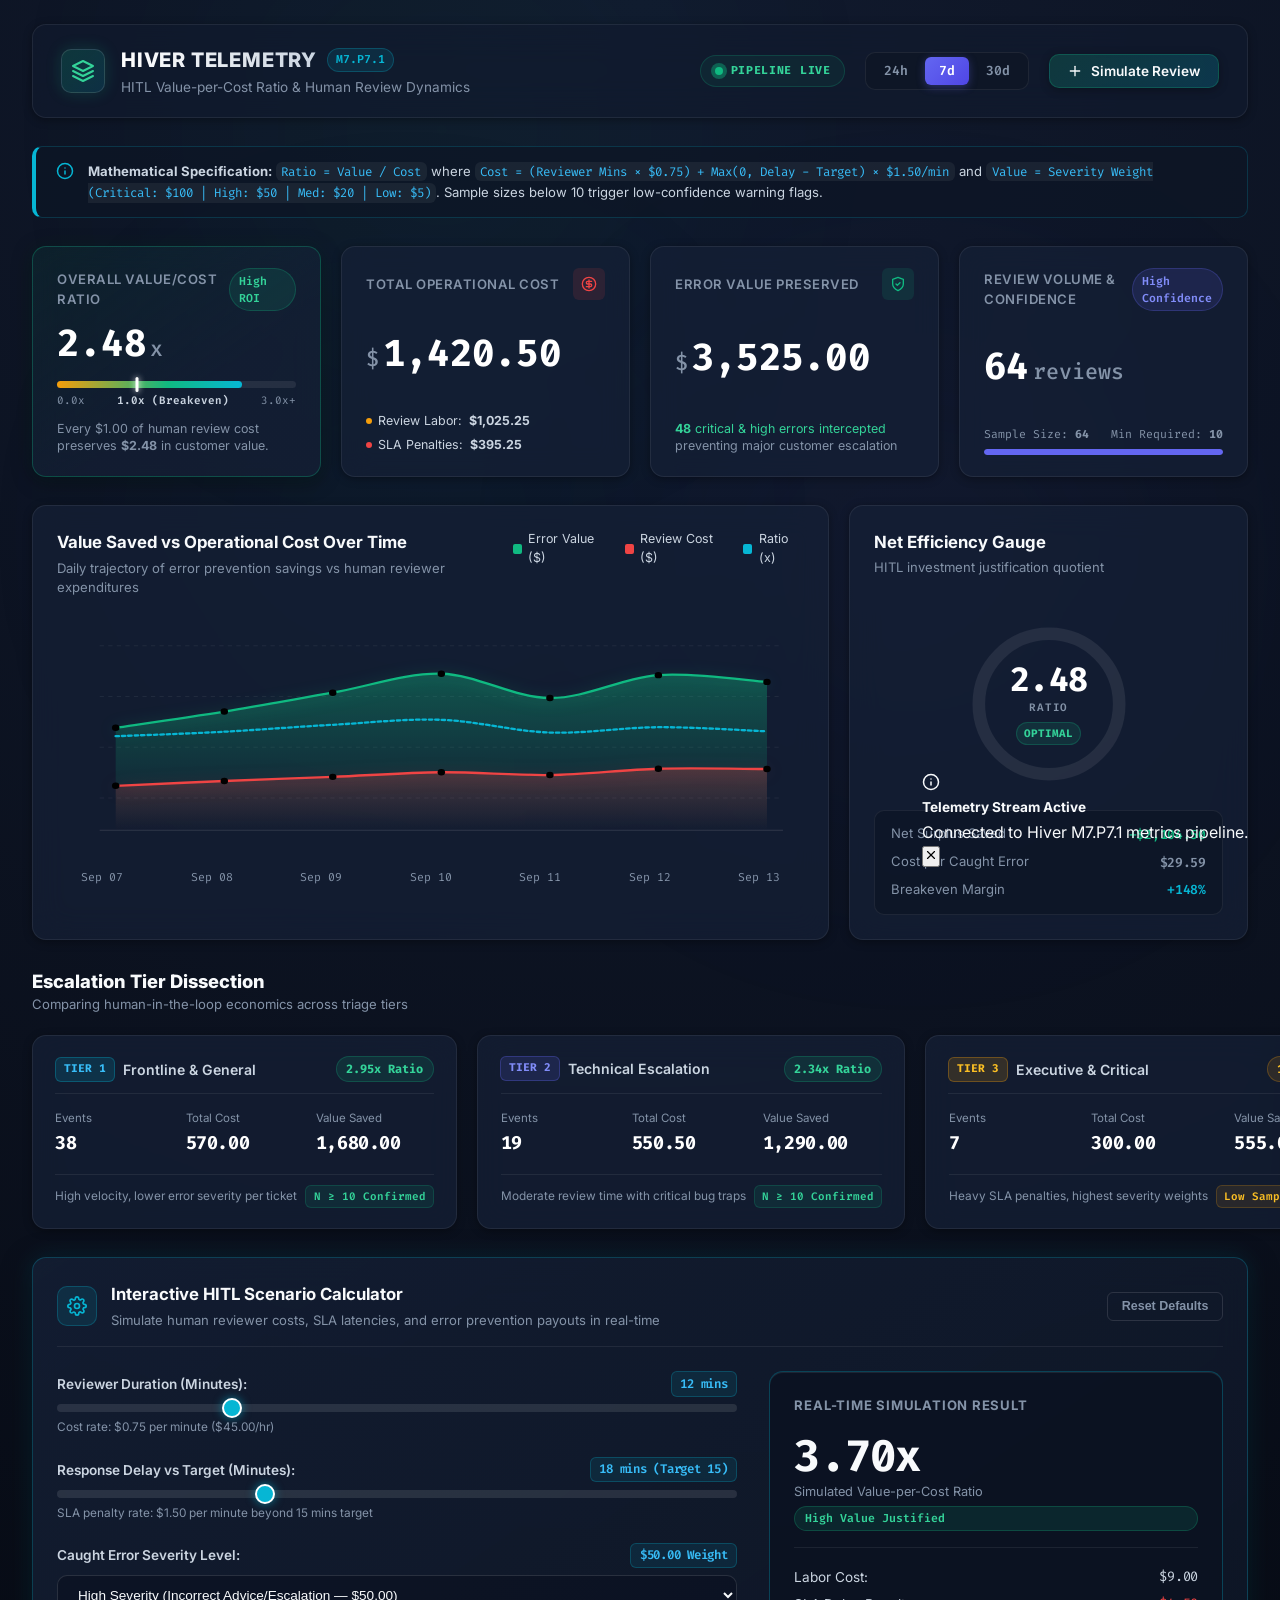
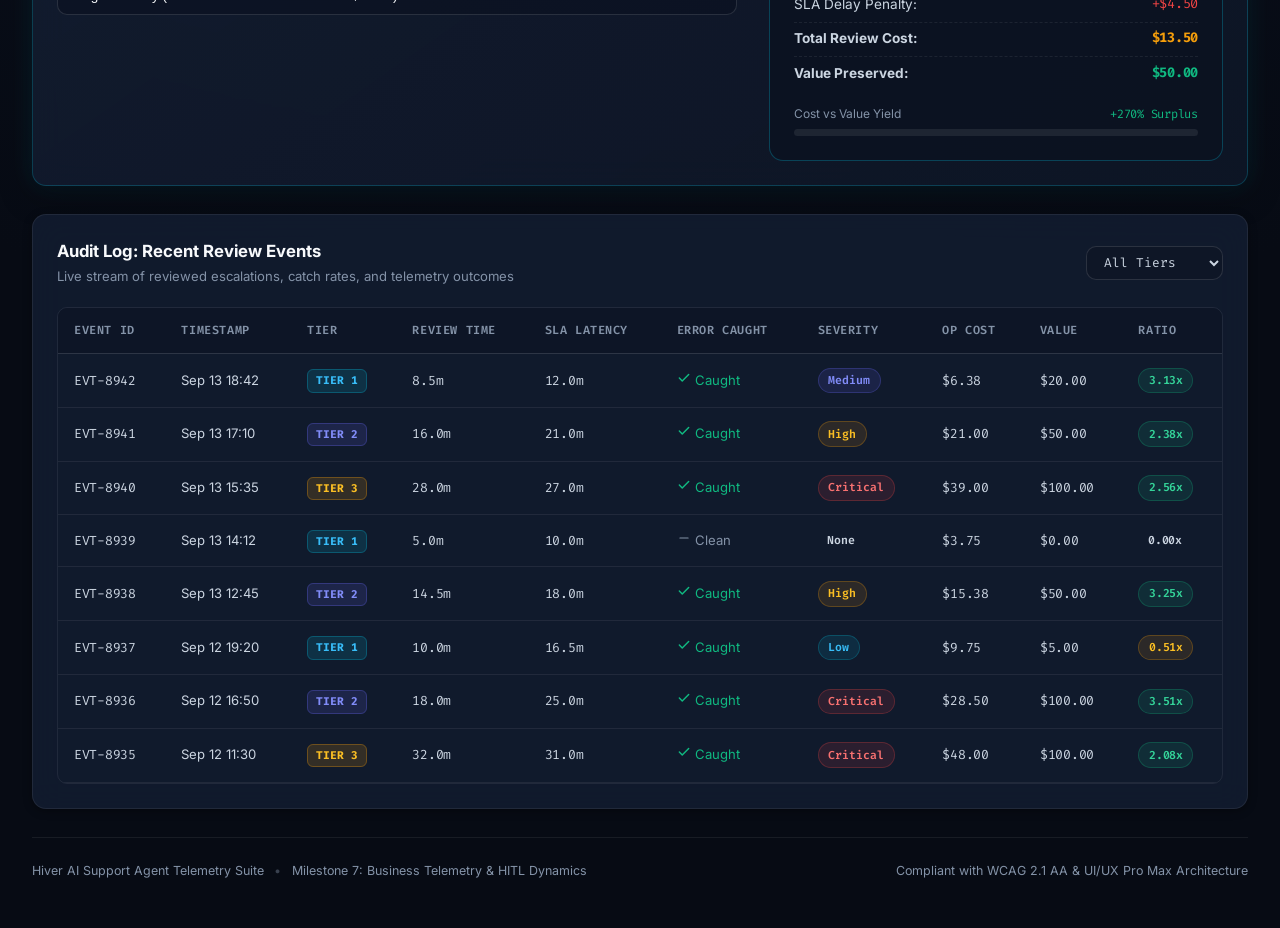
<file: web/index.html>
<!DOCTYPE html>
<html lang="en">
<head>
  <meta charset="UTF-8">
  <meta name="viewport" content="width=device-width, initial-scale=1.0">
  <title>HITL Telemetry & Value-per-Cost Dynamics | Hiver AI Support</title>
  <meta name="description" content="Real-time Human-in-the-Loop telemetry dashboard tracking operational review cost, error prevention value, and escalation tier efficiency.">
  <link rel="preconnect" href="https://fonts.googleapis.com">
  <link rel="preconnect" href="https://fonts.gstatic.com" crossorigin>
  <link href="https://fonts.googleapis.com/css2?family=Fira+Code:wght@400;500;600;700&family=Inter:wght@300;400;500;600;700;800&display=swap" rel="stylesheet">
  <link rel="stylesheet" href="styles.css">
</head>
<body>
  <!-- Ambient background lighting effects -->
  <div class="ambient-glow glow-emerald" aria-hidden="true"></div>
  <div class="ambient-glow glow-indigo" aria-hidden="true"></div>
  <div class="ambient-glow glow-cyan" aria-hidden="true"></div>

  <div class="app-wrapper">
    <!-- Top Navigation / Application Header -->
    <header class="app-header" role="banner">
      <div class="brand-group">
        <div class="logo-badge" aria-hidden="true">
          <svg width="24" height="24" viewBox="0 0 24 24" fill="none" stroke="currentColor" stroke-width="2" stroke-linecap="round" stroke-linejoin="round">
            <path d="M12 2L2 7l10 5 10-5-10-5zM2 17l10 5 10-5M2 12l10 5 10-5"/>
          </svg>
        </div>
        <div class="brand-titles">
          <div class="brand-row">
            <h1 class="brand-title">HIVER TELEMETRY</h1>
            <span class="version-tag">M7.P7.1</span>
          </div>
          <p class="brand-subtitle">HITL Value-per-Cost Ratio & Human Review Dynamics</p>
        </div>
      </div>

      <div class="header-controls">
        <div class="live-beacon" aria-label="System status: Live connection active">
          <span class="beacon-dot" aria-hidden="true"></span>
          <span class="beacon-label">PIPELINE LIVE</span>
        </div>

        <div class="time-window-selector" role="group" aria-label="Select Telemetry Window">
          <button type="button" class="window-btn" data-window="24h" aria-pressed="false">24h</button>
          <button type="button" class="window-btn active" data-window="7d" aria-pressed="true">7d</button>
          <button type="button" class="window-btn" data-window="30d" aria-pressed="false">30d</button>
        </div>

        <button type="button" class="action-btn" id="simulate-event-btn" aria-label="Simulate New Escalation Review">
          <svg width="16" height="16" viewBox="0 0 24 24" fill="none" stroke="currentColor" stroke-width="2" stroke-linecap="round" stroke-linejoin="round" aria-hidden="true">
            <line x1="12" y1="5" x2="12" y2="19"></line>
            <line x1="5" y1="12" x2="19" y2="12"></line>
          </svg>
          <span>Simulate Review</span>
        </button>
      </div>
    </header>

    <!-- Formula & Methodology Disclosure Banner -->
    <section class="formula-banner" role="region" aria-label="Mathematical Specification Notice">
      <div class="banner-icon" aria-hidden="true">
        <svg width="18" height="18" viewBox="0 0 24 24" fill="none" stroke="currentColor" stroke-width="2" stroke-linecap="round" stroke-linejoin="round">
          <circle cx="12" cy="12" r="10"></circle>
          <line x1="12" y1="16" x2="12" y2="12"></line>
          <line x1="12" y1="8" x2="12.01" y2="8"></line>
        </svg>
      </div>
      <div class="banner-text">
        <strong>Mathematical Specification:</strong>
        <code>Ratio = Value / Cost</code> where
        <code>Cost = (Reviewer Mins × $0.75) + Max(0, Delay - Target) × $1.50/min</code> and
        <code>Value = Severity Weight (Critical: $100 | High: $50 | Med: $20 | Low: $5)</code>.
        Sample sizes below 10 trigger low-confidence warning flags.
      </div>
    </section>

    <!-- Primary KPI Grid -->
    <section class="kpi-grid" aria-label="Key Performance Indicators">
      <!-- KPI 1: Value-per-Cost Ratio -->
      <article class="kpi-card highlight-card" id="card-ratio">
        <div class="card-header">
          <span class="card-label">Overall Value/Cost Ratio</span>
          <span class="badge badge-emerald" id="ratio-verdict-badge">Healthy ROI</span>
        </div>
        <div class="kpi-metric-row">
          <span class="kpi-value fira-num" id="kpi-ratio-value">2.48</span>
          <span class="kpi-unit">x</span>
        </div>
        <div class="card-footer">
          <div class="threshold-indicator">
            <div class="threshold-bar">
              <div class="threshold-fill" id="ratio-fill-bar" style="width: 74%;"></div>
              <div class="threshold-marker" title="1.0x Breakeven" style="left: 33.33%;"></div>
            </div>
            <div class="threshold-labels">
              <span>0.0x</span>
              <span class="breakeven-label">1.0x (Breakeven)</span>
              <span>3.0x+</span>
            </div>
          </div>
          <p class="kpi-caption">Every $1.00 of human review cost preserves <strong id="kpi-ratio-cents">$2.48</strong> in customer value.</p>
        </div>
      </article>

      <!-- KPI 2: Total Operational Cost -->
      <article class="kpi-card" id="card-cost">
        <div class="card-header">
          <span class="card-label">Total Operational Cost</span>
          <span class="icon-chip chip-rose" aria-hidden="true">
            <svg width="16" height="16" viewBox="0 0 24 24" fill="none" stroke="currentColor" stroke-width="2" stroke-linecap="round" stroke-linejoin="round">
              <circle cx="12" cy="12" r="10"></circle>
              <path d="M16 8h-6a2 2 0 1 0 0 4h4a2 2 0 1 1 0 4H8"></path>
              <path d="M12 18V6"></path>
            </svg>
          </span>
        </div>
        <div class="kpi-metric-row">
          <span class="kpi-prefix">$</span>
          <span class="kpi-value fira-num" id="kpi-cost-value">1,420.50</span>
        </div>
        <div class="card-footer">
          <div class="cost-split">
            <span class="split-item"><span class="dot dot-amber"></span> Review Labor: <strong id="kpi-cost-labor">$1,025.25</strong></span>
            <span class="split-item"><span class="dot dot-rose"></span> SLA Penalties: <strong id="kpi-cost-sla">$395.25</strong></span>
          </div>
        </div>
      </article>

      <!-- KPI 3: Total Error Value Preserved -->
      <article class="kpi-card" id="card-value">
        <div class="card-header">
          <span class="card-label">Error Value Preserved</span>
          <span class="icon-chip chip-emerald" aria-hidden="true">
            <svg width="16" height="16" viewBox="0 0 24 24" fill="none" stroke="currentColor" stroke-width="2" stroke-linecap="round" stroke-linejoin="round">
              <path d="M12 22s8-4 8-10V5l-8-3-8 3v7c0 6 8 10 8 10z"></path>
              <polyline points="9 12 11 14 15 10"></polyline>
            </svg>
          </span>
        </div>
        <div class="kpi-metric-row">
          <span class="kpi-prefix">$</span>
          <span class="kpi-value fira-num" id="kpi-value-value">3,525.00</span>
        </div>
        <div class="card-footer">
          <div class="value-summary">
            <span class="value-highlight"><strong id="kpi-errors-caught">48</strong> critical & high errors intercepted</span>
            <span class="value-sub">preventing major customer escalation</span>
          </div>
        </div>
      </article>

      <!-- KPI 4: Total Reviews & Confidence -->
      <article class="kpi-card" id="card-volume">
        <div class="card-header">
          <span class="card-label">Review Volume & Confidence</span>
          <span class="badge badge-indigo" id="kpi-confidence-badge">High Confidence</span>
        </div>
        <div class="kpi-metric-row">
          <span class="kpi-value fira-num" id="kpi-reviews-value">64</span>
          <span class="kpi-unit">reviews</span>
        </div>
        <div class="card-footer">
          <div class="confidence-meter">
            <div class="meter-text">
              <span>Sample Size: <strong id="kpi-sample-size">64</strong></span>
              <span>Min Required: <strong>10</strong></span>
            </div>
            <div class="meter-track">
              <div class="meter-fill" id="kpi-sample-bar" style="width: 100%;"></div>
            </div>
          </div>
        </div>
      </article>
    </section>

    <!-- Analytics Section: Trend Chart & Radial Efficiency Gauge -->
    <section class="visuals-grid" aria-label="Visual Analytics">
      <!-- Chart Area: Time Series Trend -->
      <article class="glass-panel chart-panel">
        <div class="panel-header">
          <div>
            <h2 class="panel-title">Value Saved vs Operational Cost Over Time</h2>
            <p class="panel-description">Daily trajectory of error prevention savings vs human reviewer expenditures</p>
          </div>
          <div class="chart-legend">
            <div class="legend-item"><span class="legend-swatch legend-emerald"></span> Error Value ($)</div>
            <div class="legend-item"><span class="legend-swatch legend-rose"></span> Review Cost ($)</div>
            <div class="legend-item"><span class="legend-swatch legend-cyan"></span> Ratio (x)</div>
          </div>
        </div>

        <div class="chart-container" id="chart-wrapper">
          <svg class="trend-svg" id="trend-chart" viewBox="0 0 700 260" preserveAspectRatio="none" aria-label="Telemetry Time Series Chart">
            <defs>
              <linearGradient id="emerald-grad" x1="0" y1="0" x2="0" y2="1">
                <stop offset="0%" stop-color="#10B981" stop-opacity="0.35"/>
                <stop offset="100%" stop-color="#10B981" stop-opacity="0.0"/>
              </linearGradient>
              <linearGradient id="rose-grad" x1="0" y1="0" x2="0" y2="1">
                <stop offset="0%" stop-color="#EF4444" stop-opacity="0.25"/>
                <stop offset="100%" stop-color="#EF4444" stop-opacity="0.0"/>
              </linearGradient>
            </defs>

            <!-- Background Grid Lines -->
            <g class="chart-grid">
              <line x1="40" y1="30" x2="680" y2="30" stroke="rgba(255,255,255,0.06)" stroke-dasharray="4"/>
              <line x1="40" y1="85" x2="680" y2="85" stroke="rgba(255,255,255,0.06)" stroke-dasharray="4"/>
              <line x1="40" y1="140" x2="680" y2="140" stroke="rgba(255,255,255,0.06)" stroke-dasharray="4"/>
              <line x1="40" y1="195" x2="680" y2="195" stroke="rgba(255,255,255,0.06)" stroke-dasharray="4"/>
              <line x1="40" y1="230" x2="680" y2="230" stroke="rgba(255,255,255,0.12)"/>
            </g>

            <!-- Area & Line Paths (Populated by JS) -->
            <path id="path-value-area" class="area-path" fill="url(#emerald-grad)"/>
            <path id="path-cost-area" class="area-path" fill="url(#rose-grad)"/>
            <path id="path-value-line" class="line-path line-emerald"/>
            <path id="path-cost-line" class="line-path line-rose"/>
            <path id="path-ratio-line" class="line-path line-cyan" stroke-dasharray="3,3"/>

            <!-- Data Point Circles (Populated by JS) -->
            <g id="chart-points"></g>

            <!-- Scrubber Crosshair -->
            <line id="scrubber-line" x1="0" y1="20" x2="0" y2="230" stroke="rgba(255,255,255,0.4)" stroke-width="1.5" stroke-dasharray="2" opacity="0"/>
            <circle id="scrubber-dot-val" r="4" fill="#10B981" stroke="#0B0F19" stroke-width="2" opacity="0"/>
            <circle id="scrubber-dot-cost" r="4" fill="#EF4444" stroke="#0B0F19" stroke-width="2" opacity="0"/>
          </svg>

          <!-- Interactive Glass Hover Tooltip -->
          <div class="chart-tooltip" id="chart-tooltip" role="tooltip" aria-hidden="true">
            <div class="tooltip-date" id="tooltip-date">Sep 10</div>
            <div class="tooltip-rows">
              <div class="tooltip-row"><span class="swatch-mini bg-emerald"></span> Value: <strong id="tooltip-val">$520.00</strong></div>
              <div class="tooltip-row"><span class="swatch-mini bg-rose"></span> Cost: <strong id="tooltip-cost">$185.50</strong></div>
              <div class="tooltip-row"><span class="swatch-mini bg-cyan"></span> Ratio: <strong id="tooltip-ratio">2.80x</strong></div>
            </div>
          </div>
        </div>

        <div class="chart-x-axis" id="chart-x-labels">
          <!-- Populated by JS -->
        </div>
      </article>

      <!-- Radial Gauge & Efficiency Summary -->
      <article class="glass-panel gauge-panel">
        <div class="panel-header">
          <div>
            <h2 class="panel-title">Net Efficiency Gauge</h2>
            <p class="panel-description">HITL investment justification quotient</p>
          </div>
        </div>

        <div class="gauge-centerpiece">
          <div class="gauge-svg-box">
            <svg class="radial-svg" viewBox="0 0 200 200" aria-label="Circular Efficiency Gauge">
              <circle class="gauge-bg" cx="100" cy="100" r="78"/>
              <circle class="gauge-fill" id="radial-gauge-fill" cx="100" cy="100" r="78" stroke-dasharray="490" stroke-dashoffset="150"/>
            </svg>
            <div class="gauge-readout">
              <span class="gauge-num fira-num" id="gauge-display-num">2.48</span>
              <span class="gauge-label">RATIO</span>
              <span class="gauge-status" id="gauge-status-badge">OPTIMAL</span>
            </div>
          </div>
        </div>

        <div class="gauge-insights">
          <div class="insight-row">
            <span class="insight-label">Net Surplus Saved</span>
            <span class="insight-val text-emerald fira-num" id="gauge-surplus">+$2,104.50</span>
          </div>
          <div class="insight-row">
            <span class="insight-label">Cost per Caught Error</span>
            <span class="insight-val text-muted fira-num" id="gauge-cost-per-err">$29.59</span>
          </div>
          <div class="insight-row">
            <span class="insight-label">Breakeven Margin</span>
            <span class="insight-val text-cyan fira-num" id="gauge-margin">+148%</span>
          </div>
        </div>
      </article>
    </section>

    <!-- Escalation Tier Breakdown -->
    <section class="tier-section" aria-label="Escalation Tier Breakdown">
      <div class="section-title-group">
        <h2 class="section-title">Escalation Tier Dissection</h2>
        <p class="section-desc">Comparing human-in-the-loop economics across triage tiers</p>
      </div>

      <div class="tier-cards-grid" id="tier-container">
        <!-- Tier 1 Card -->
        <article class="glass-panel tier-card" id="tier-card-1">
          <div class="tier-header">
            <div class="tier-badge-group">
              <span class="tier-pill tier-pill-1">TIER 1</span>
              <span class="tier-name">Frontline & General</span>
            </div>
            <span class="tier-ratio-badge badge-emerald" id="t1-ratio-badge">2.95x Ratio</span>
          </div>
          <div class="tier-stats">
            <div class="tier-stat-item">
              <span class="tier-stat-label">Events</span>
              <span class="tier-stat-num fira-num" id="t1-events">38</span>
            </div>
            <div class="tier-stat-item">
              <span class="tier-stat-label">Total Cost</span>
              <span class="tier-stat-num fira-num" id="t1-cost">$570.00</span>
            </div>
            <div class="tier-stat-item">
              <span class="tier-stat-label">Value Saved</span>
              <span class="tier-stat-num fira-num" id="t1-val">$1,680.00</span>
            </div>
          </div>
          <div class="tier-footer">
            <span class="tier-note" id="t1-note">High velocity, lower error severity per ticket</span>
            <span class="confidence-pill pill-green" id="t1-conf">N ≥ 10 Confirmed</span>
          </div>
        </article>

        <!-- Tier 2 Card -->
        <article class="glass-panel tier-card" id="tier-card-2">
          <div class="tier-header">
            <div class="tier-badge-group">
              <span class="tier-pill tier-pill-2">TIER 2</span>
              <span class="tier-name">Technical Escalation</span>
            </div>
            <span class="tier-ratio-badge badge-emerald" id="t2-ratio-badge">2.34x Ratio</span>
          </div>
          <div class="tier-stats">
            <div class="tier-stat-item">
              <span class="tier-stat-label">Events</span>
              <span class="tier-stat-num fira-num" id="t2-events">19</span>
            </div>
            <div class="tier-stat-item">
              <span class="tier-stat-label">Total Cost</span>
              <span class="tier-stat-num fira-num" id="t2-cost">$550.50</span>
            </div>
            <div class="tier-stat-item">
              <span class="tier-stat-label">Value Saved</span>
              <span class="tier-stat-num fira-num" id="t2-val">$1,290.00</span>
            </div>
          </div>
          <div class="tier-footer">
            <span class="tier-note" id="t2-note">Moderate review time with critical bug traps</span>
            <span class="confidence-pill pill-green" id="t2-conf">N ≥ 10 Confirmed</span>
          </div>
        </article>

        <!-- Tier 3 Card -->
        <article class="glass-panel tier-card" id="tier-card-3">
          <div class="tier-header">
            <div class="tier-badge-group">
              <span class="tier-pill tier-pill-3">TIER 3</span>
              <span class="tier-name">Executive & Critical</span>
            </div>
            <span class="tier-ratio-badge badge-amber" id="t3-ratio-badge">1.85x Ratio</span>
          </div>
          <div class="tier-stats">
            <div class="tier-stat-item">
              <span class="tier-stat-label">Events</span>
              <span class="tier-stat-num fira-num" id="t3-events">7</span>
            </div>
            <div class="tier-stat-item">
              <span class="tier-stat-label">Total Cost</span>
              <span class="tier-stat-num fira-num" id="t3-cost">$300.00</span>
            </div>
            <div class="tier-stat-item">
              <span class="tier-stat-label">Value Saved</span>
              <span class="tier-stat-num fira-num" id="t3-val">$555.00</span>
            </div>
          </div>
          <div class="tier-footer">
            <span class="tier-note" id="t3-note">Heavy SLA penalties, highest severity weights</span>
            <span class="confidence-pill pill-amber" id="t3-conf">Low Sample (N &lt; 10)</span>
          </div>
        </article>
      </div>
    </section>

    <!-- Interactive HITL Scenario Simulator -->
    <section class="simulator-section" aria-label="Interactive HITL Simulator">
      <article class="glass-panel sim-panel">
        <div class="sim-header">
          <div class="sim-title-group">
            <div class="sim-icon-box" aria-hidden="true">
              <svg width="20" height="20" viewBox="0 0 24 24" fill="none" stroke="currentColor" stroke-width="2" stroke-linecap="round" stroke-linejoin="round">
                <circle cx="12" cy="12" r="3"></circle>
                <path d="M19.4 15a1.65 1.65 0 0 0 .33 1.82l.06.06a2 2 0 0 1 0 2.83 2 2 0 0 1-2.83 0l-.06-.06a1.65 1.65 0 0 0-1.82-.33 1.65 1.65 0 0 0-1 1.51V21a2 2 0 0 1-2 2 2 2 0 0 1-2-2v-.09A1.65 1.65 0 0 0 9 19.4a1.65 1.65 0 0 0-1.82.33l-.06.06a2 2 0 0 1-2.83 0 2 2 0 0 1 0-2.83l.06-.06a1.65 1.65 0 0 0 .33-1.82 1.65 1.65 0 0 0-1.51-1H3a2 2 0 0 1-2-2 2 2 0 0 1 2-2h.09A1.65 1.65 0 0 0 4.6 9a1.65 1.65 0 0 0-.33-1.82l-.06-.06a2 2 0 0 1 0-2.83 2 2 0 0 1 2.83 0l.06.06a1.65 1.65 0 0 0 1.82.33H9a1.65 1.65 0 0 0 1-1.51V3a2 2 0 0 1 2-2 2 2 0 0 1 2 2v.09a1.65 1.65 0 0 0 1 1.51 1.65 1.65 0 0 0 1.82-.33l.06-.06a2 2 0 0 1 2.83 0 2 2 0 0 1 0 2.83l-.06.06a1.65 1.65 0 0 0-.33 1.82V9a1.65 1.65 0 0 0 1.51 1H21a2 2 0 0 1 2 2 2 2 0 0 1-2 2h-.09a1.65 1.65 0 0 0-1.51 1z"></path>
              </svg>
            </div>
            <div>
              <h2 class="panel-title">Interactive HITL Scenario Calculator</h2>
              <p class="panel-description">Simulate human reviewer costs, SLA latencies, and error prevention payouts in real-time</p>
            </div>
          </div>
          <button type="button" class="reset-btn" id="sim-reset-btn" aria-label="Reset Calculator Parameters">Reset Defaults</button>
        </div>

        <div class="sim-body-grid">
          <!-- Control Sliders -->
          <div class="sim-controls">
            <!-- Reviewer Minutes Slider -->
            <div class="control-block">
              <div class="control-label-row">
                <label for="sim-minutes-slider">Reviewer Duration (Minutes):</label>
                <span class="control-val-badge fira-num" id="sim-minutes-display">12 mins</span>
              </div>
              <input type="range" id="sim-minutes-slider" min="1" max="45" value="12" step="1" class="custom-range" aria-valuemin="1" aria-valuemax="45" aria-valuenow="12">
              <div class="control-hint">Cost rate: $0.75 per minute ($45.00/hr)</div>
            </div>

            <!-- Response Delay Slider -->
            <div class="control-block">
              <div class="control-label-row">
                <label for="sim-delay-slider">Response Delay vs Target (Minutes):</label>
                <span class="control-val-badge fira-num" id="sim-delay-display">18 mins (Target 15)</span>
              </div>
              <input type="range" id="sim-delay-slider" min="0" max="60" value="18" step="1" class="custom-range" aria-valuemin="0" aria-valuemax="60" aria-valuenow="18">
              <div class="control-hint">SLA penalty rate: $1.50 per minute beyond 15 mins target</div>
            </div>

            <!-- Error Caught & Severity Selector -->
            <div class="control-block">
              <div class="control-label-row">
                <label for="sim-severity-select">Caught Error Severity Level:</label>
                <span class="control-val-badge badge-emerald fira-num" id="sim-value-weight-display">$50.00 Weight</span>
              </div>
              <div class="select-wrapper">
                <select id="sim-severity-select" class="custom-select">
                  <option value="none">No Error Caught (Clean Review — $0.00)</option>
                  <option value="low">Low Severity (Cosmetic/Typo — $5.00)</option>
                  <option value="medium">Medium Severity (Workflow Impediment — $20.00)</option>
                  <option value="high" selected>High Severity (Incorrect Advice/Escalation — $50.00)</option>
                  <option value="critical">Critical Severity (Security/Data Loss/Compliance — $100.00)</option>
                </select>
              </div>
            </div>
          </div>

          <!-- Live Output Card -->
          <div class="sim-output-card">
            <h3 class="output-card-title">Real-Time Simulation Result</h3>

            <div class="sim-result-kpi">
              <span class="sim-ratio-num fira-num" id="sim-result-ratio">3.70x</span>
              <span class="sim-ratio-label">Simulated Value-per-Cost Ratio</span>
              <span class="badge badge-emerald" id="sim-verdict-tag">High Value Justified</span>
            </div>

            <div class="sim-breakdown-list">
              <div class="sim-breakdown-row">
                <span>Labor Cost:</span>
                <span class="fira-num" id="sim-labor-cost">$9.00</span>
              </div>
              <div class="sim-breakdown-row">
                <span>SLA Delay Penalty:</span>
                <span class="fira-num text-rose" id="sim-sla-penalty">+$4.50</span>
              </div>
              <div class="sim-breakdown-row sim-total-row">
                <span>Total Review Cost:</span>
                <span class="fira-num text-amber" id="sim-total-cost">$13.50</span>
              </div>
              <div class="sim-breakdown-row sim-total-row">
                <span>Value Preserved:</span>
                <span class="fira-num text-emerald" id="sim-total-val">$50.00</span>
              </div>
            </div>

            <div class="sim-progress-box">
              <div class="sim-bar-label">
                <span>Cost vs Value Yield</span>
                <span class="fira-num" id="sim-roi-percent">+270% Surplus</span>
              </div>
              <div class="sim-bar-track">
                <div class="sim-bar-fill" id="sim-bar-fill" style="width: 82%;"></div>
              </div>
            </div>
          </div>
        </div>
      </article>
    </section>

    <!-- Recent HITL Review Events Table Stream -->
    <section class="events-section" aria-label="Recent Review Event Stream">
      <article class="glass-panel table-panel">
        <div class="panel-header table-header-flex">
          <div>
            <h2 class="panel-title">Audit Log: Recent Review Events</h2>
            <p class="panel-description">Live stream of reviewed escalations, catch rates, and telemetry outcomes</p>
          </div>
          <div class="table-filters">
            <label for="filter-tier" class="sr-only">Filter by Tier</label>
            <select id="filter-tier" class="filter-select">
              <option value="all">All Tiers</option>
              <option value="tier_1">Tier 1 Only</option>
              <option value="tier_2">Tier 2 Only</option>
              <option value="tier_3">Tier 3 Only</option>
            </select>
          </div>
        </div>

        <div class="table-responsive">
          <table class="events-table">
            <thead>
              <tr>
                <th scope="col">Event ID</th>
                <th scope="col">Timestamp</th>
                <th scope="col">Tier</th>
                <th scope="col">Review Time</th>
                <th scope="col">SLA Latency</th>
                <th scope="col">Error Caught</th>
                <th scope="col">Severity</th>
                <th scope="col">Op Cost</th>
                <th scope="col">Value</th>
                <th scope="col">Ratio</th>
              </tr>
            </thead>
            <tbody id="events-tbody">
              <!-- Dynamically populated by JS -->
            </tbody>
          </table>
        </div>
      </article>
    </section>

    <!-- Footer -->
    <footer class="app-footer" role="contentinfo">
      <div class="footer-left">
        <span>Hiver AI Support Agent Telemetry Suite</span>
        <span class="sep">•</span>
        <span>Milestone 7: Business Telemetry & HITL Dynamics</span>
      </div>
      <div class="footer-right">
        <span>Compliant with WCAG 2.1 AA & UI/UX Pro Max Architecture</span>
      </div>
    </footer>
  </div>

  <!-- Toast Notification Container for Event Simulation -->
  <div class="toast-container" id="toast-container" aria-live="polite" aria-atomic="true"></div>

  <script src="app.js"></script>
</body>
</html>
</file>
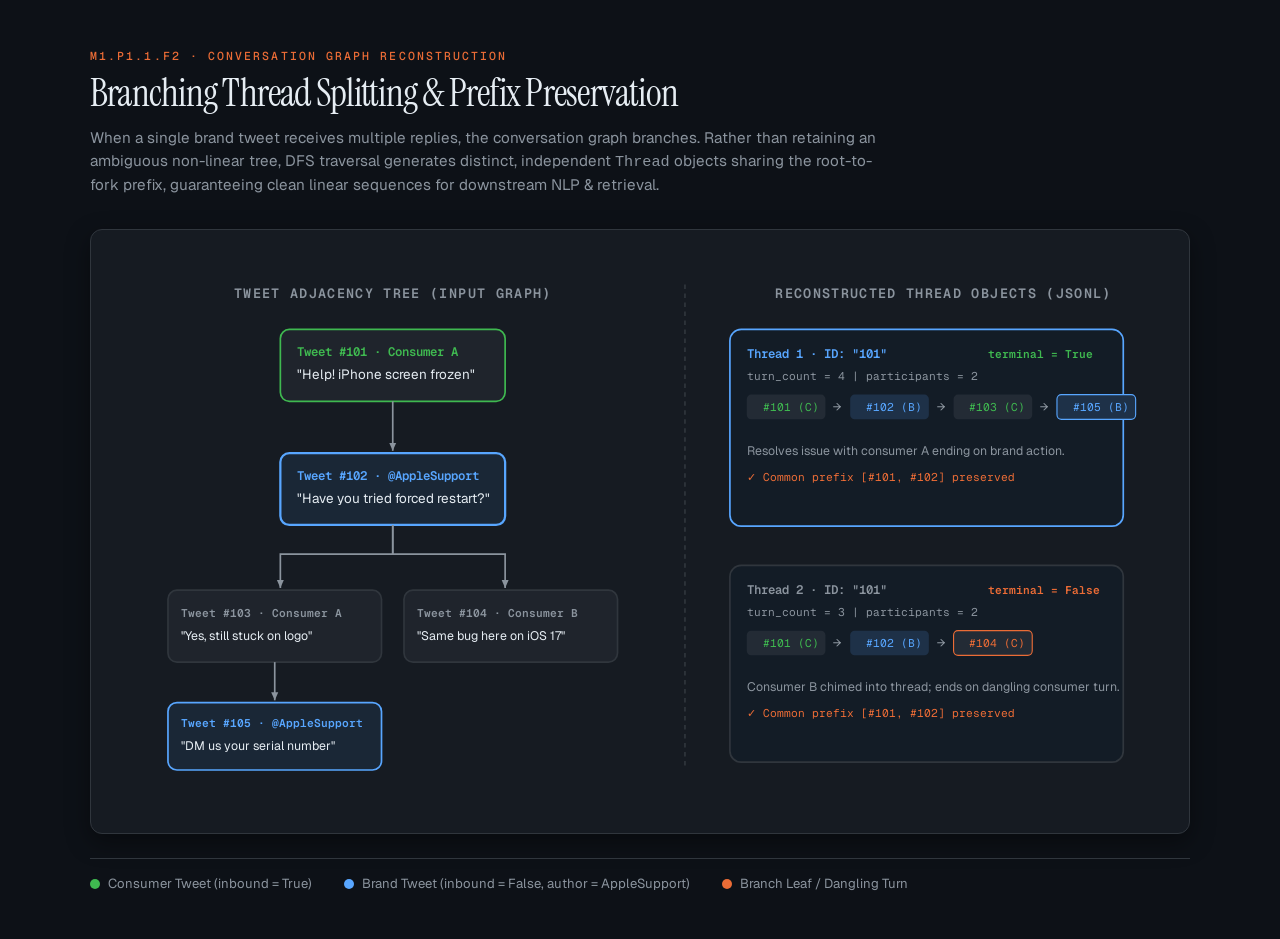
<file: docs/diagrams/branching_thread.html>
<!DOCTYPE html>
<html lang="en">
<head>
  <meta charset="UTF-8">
  <meta name="viewport" content="width=device-width, initial-scale=1.0">
  <title>Conversation Graph Reconstruction · Branching Resolution</title>
  <link href="https://fonts.googleapis.com/css2?family=Instrument+Serif:ital@0;1&family=Geist:wght@400;500;600&family=Geist+Mono:wght@400;500;600&display=swap" rel="stylesheet">
  <style>
    *, *::before, *::after { box-sizing: border-box; margin: 0; padding: 0; }
    :root {
      --color-paper:   #0d1117;
      --color-surface: #161b22;
      --color-border:  #30363d;
      --color-ink:     #e6edf3;
      --color-muted:   #8b949e;
      --color-brand:   #58a6ff;
      --color-user:    #3fb950;
      --color-accent:  #eb6c36;
      --font-sans:     'Geist', system-ui, sans-serif;
      --font-serif:    'Instrument Serif', serif;
      --font-mono:     'Geist Mono', ui-monospace, monospace;
    }

    body {
      font-family: var(--font-sans);
      background: var(--color-paper);
      color: var(--color-ink);
      min-height: 100vh;
      display: flex;
      flex-direction: column;
      align-items: center;
      justify-content: center;
      padding: 3rem 2rem;
    }

    .frame { max-width: 1100px; width: 100%; }

    .eyebrow {
      font-family: var(--font-mono);
      font-size: 0.72rem;
      font-weight: 500;
      letter-spacing: 0.18em;
      text-transform: uppercase;
      color: var(--color-accent);
      margin-bottom: 0.5rem;
    }

    h1 {
      font-family: var(--font-serif);
      font-size: clamp(1.6rem, 2.5vw + 0.8rem, 2.4rem);
      font-weight: 400;
      letter-spacing: -0.02em;
      line-height: 1.15;
      color: var(--color-ink);
      margin-bottom: 0.75rem;
    }

    .subtitle {
      font-size: 0.95rem;
      color: var(--color-muted);
      line-height: 1.5;
      margin-bottom: 2rem;
      max-width: 800px;
    }

    .diagram-container {
      background: var(--color-surface);
      border: 1px solid var(--color-border);
      border-radius: 12px;
      padding: 2rem;
      box-shadow: 0 8px 24px rgba(0, 0, 0, 0.4);
      overflow-x: auto;
    }

    svg { width: 100%; min-width: 850px; height: auto; display: block; }

    .legend {
      display: flex;
      gap: 2rem;
      margin-top: 1.5rem;
      padding-top: 1rem;
      border-top: 1px solid var(--color-border);
      font-size: 0.82rem;
      color: var(--color-muted);
    }
    .legend-item { display: flex; align-items: center; gap: 0.5rem; }
    .dot { width: 10px; height: 10px; border-radius: 50%; }
  </style>
</head>
<body>
  <div class="frame">
    <p class="eyebrow">M1.P1.1.F2 · Conversation Graph Reconstruction</p>
    <h1>Branching Thread Splitting & Prefix Preservation</h1>
    <p class="subtitle">
      When a single brand tweet receives multiple replies, the conversation graph branches. 
      Rather than retaining an ambiguous non-linear tree, DFS traversal generates distinct, independent 
      <code>Thread</code> objects sharing the root-to-fork prefix, guaranteeing clean linear sequences for downstream NLP & retrieval.
    </p>

    <div class="diagram-container">
      <svg viewBox="0 0 920 480" xmlns="http://www.w3.org/2000/svg">
        <defs>
          <marker id="arrow" viewBox="0 0 10 10" refX="8" refY="5" markerWidth="6" markerHeight="6" orient="auto-start-reverse">
            <path d="M 0 1.5 L 8 5 L 0 8.5 z" fill="#8b949e" />
          </marker>
          <marker id="arrow-brand" viewBox="0 0 10 10" refX="8" refY="5" markerWidth="6" markerHeight="6" orient="auto-start-reverse">
            <path d="M 0 1.5 L 8 5 L 0 8.5 z" fill="#58a6ff" />
          </marker>
        </defs>

        <!-- Section Headers -->
        <text x="240" y="32" fill="#8b949e" font-family="'Geist Mono', monospace" font-size="12" font-weight="600" text-anchor="middle" letter-spacing="0.1em">TWEET ADJACENCY TREE (INPUT GRAPH)</text>
        <text x="730" y="32" fill="#8b949e" font-family="'Geist Mono', monospace" font-size="12" font-weight="600" text-anchor="middle" letter-spacing="0.1em">RECONSTRUCTED THREAD OBJECTS (JSONL)</text>

        <!-- Divider line -->
        <line x1="500" y1="20" x2="500" y2="450" stroke="#30363d" stroke-dasharray="4 4" stroke-width="1.5" />

        <!-- === LEFT: TREE STRUCTURE === -->
        
        <!-- Root Tweet 101 -->
        <rect x="140" y="60" width="200" height="64" rx="8" fill="#1f242c" stroke="#3fb950" stroke-width="1.5" />
        <text x="155" y="84" fill="#3fb950" font-family="'Geist Mono', monospace" font-size="11" font-weight="600">Tweet #101 · Consumer A</text>
        <text x="155" y="104" fill="#e6edf3" font-family="'Geist', sans-serif" font-size="12">"Help! iPhone screen frozen"</text>

        <!-- Connector 101 -> 102 -->
        <line x1="240" y1="124" x2="240" y2="168" stroke="#8b949e" stroke-width="1.5" marker-end="url(#arrow)" />

        <!-- Brand Tweet 102 -->
        <rect x="140" y="170" width="200" height="64" rx="8" fill="#1a2736" stroke="#58a6ff" stroke-width="2" />
        <text x="155" y="194" fill="#58a6ff" font-family="'Geist Mono', monospace" font-size="11" font-weight="600">Tweet #102 · @AppleSupport</text>
        <text x="155" y="214" fill="#e6edf3" font-family="'Geist', sans-serif" font-size="12">"Have you tried forced restart?"</text>

        <!-- Branching Connectors: 102 -> 103, 104 -->
        <path d="M 240 234 L 240 260 L 140 260 L 140 290" fill="none" stroke="#8b949e" stroke-width="1.5" marker-end="url(#arrow)" />
        <path d="M 240 234 L 240 260 L 340 260 L 340 290" fill="none" stroke="#8b949e" stroke-width="1.5" marker-end="url(#arrow)" />

        <!-- Branch A: Tweet 103 -->
        <rect x="40" y="292" width="190" height="64" rx="8" fill="#1f242c" stroke="#30363d" stroke-width="1.5" />
        <text x="52" y="316" fill="#8b949e" font-family="'Geist Mono', monospace" font-size="10" font-weight="600">Tweet #103 · Consumer A</text>
        <text x="52" y="336" fill="#e6edf3" font-family="'Geist', sans-serif" font-size="11">"Yes, still stuck on logo"</text>

        <!-- Branch B: Tweet 104 -->
        <rect x="250" y="292" width="190" height="64" rx="8" fill="#1f242c" stroke="#30363d" stroke-width="1.5" />
        <text x="262" y="316" fill="#8b949e" font-family="'Geist Mono', monospace" font-size="10" font-weight="600">Tweet #104 · Consumer B</text>
        <text x="262" y="336" fill="#e6edf3" font-family="'Geist', sans-serif" font-size="11">"Same bug here on iOS 17"</text>

        <!-- Branch A continuation: 103 -> 105 -->
        <line x1="135" y1="356" x2="135" y2="390" stroke="#8b949e" stroke-width="1.5" marker-end="url(#arrow)" />
        <rect x="40" y="392" width="190" height="60" rx="8" fill="#1a2736" stroke="#58a6ff" stroke-width="1.5" />
        <text x="52" y="414" fill="#58a6ff" font-family="'Geist Mono', monospace" font-size="10" font-weight="600">Tweet #105 · @AppleSupport</text>
        <text x="52" y="434" fill="#e6edf3" font-family="'Geist', sans-serif" font-size="11">"DM us your serial number"</text>


        <!-- === RIGHT: LINEAR THREADS OUTPUT === -->

        <!-- Reconstructed Thread 1 -->
        <rect x="540" y="60" width="350" height="175" rx="10" fill="#131c26" stroke="#58a6ff" stroke-width="1.5" />
        <text x="555" y="85" fill="#58a6ff" font-family="'Geist Mono', monospace" font-size="11" font-weight="600">Thread 1 · ID: "101"</text>
        <text x="770" y="85" fill="#3fb950" font-family="'Geist Mono', monospace" font-size="10" font-weight="600">terminal = True</text>
        <text x="555" y="105" fill="#8b949e" font-family="'Geist Mono', monospace" font-size="10">turn_count = 4 | participants = 2</text>
        
        <!-- Thread 1 items -->
        <g transform="translate(555, 118)">
          <rect x="0" y="0" width="70" height="22" rx="4" fill="#232b35" />
          <text x="14" y="15" fill="#3fb950" font-family="'Geist Mono', monospace" font-size="10">#101 (C)</text>
          
          <text x="77" y="15" fill="#8b949e" font-family="'Geist Mono', monospace" font-size="12">→</text>

          <rect x="92" y="0" width="70" height="22" rx="4" fill="#1e3148" />
          <text x="106" y="15" fill="#58a6ff" font-family="'Geist Mono', monospace" font-size="10">#102 (B)</text>

          <text x="169" y="15" fill="#8b949e" font-family="'Geist Mono', monospace" font-size="12">→</text>

          <rect x="184" y="0" width="70" height="22" rx="4" fill="#232b35" />
          <text x="198" y="15" fill="#3fb950" font-family="'Geist Mono', monospace" font-size="10">#103 (C)</text>

          <text x="261" y="15" fill="#8b949e" font-family="'Geist Mono', monospace" font-size="12">→</text>

          <rect x="276" y="0" width="70" height="22" rx="4" fill="#1e3148" stroke="#58a6ff" stroke-width="1" />
          <text x="290" y="15" fill="#58a6ff" font-family="'Geist Mono', monospace" font-size="10">#105 (B)</text>
        </g>
        <text x="555" y="172" fill="#8b949e" font-family="'Geist', sans-serif" font-size="11">Resolves issue with consumer A ending on brand action.</text>
        <text x="555" y="195" fill="#eb6c36" font-family="'Geist Mono', monospace" font-size="10">✓ Common prefix [#101, #102] preserved</text>


        <!-- Reconstructed Thread 2 -->
        <rect x="540" y="270" width="350" height="175" rx="10" fill="#131c26" stroke="#30363d" stroke-width="1.5" />
        <text x="555" y="295" fill="#8b949e" font-family="'Geist Mono', monospace" font-size="11" font-weight="600">Thread 2 · ID: "101"</text>
        <text x="770" y="295" fill="#eb6c36" font-family="'Geist Mono', monospace" font-size="10" font-weight="600">terminal = False</text>
        <text x="555" y="315" fill="#8b949e" font-family="'Geist Mono', monospace" font-size="10">turn_count = 3 | participants = 2</text>

        <!-- Thread 2 items -->
        <g transform="translate(555, 328)">
          <rect x="0" y="0" width="70" height="22" rx="4" fill="#232b35" />
          <text x="14" y="15" fill="#3fb950" font-family="'Geist Mono', monospace" font-size="10">#101 (C)</text>
          
          <text x="77" y="15" fill="#8b949e" font-family="'Geist Mono', monospace" font-size="12">→</text>

          <rect x="92" y="0" width="70" height="22" rx="4" fill="#1e3148" />
          <text x="106" y="15" fill="#58a6ff" font-family="'Geist Mono', monospace" font-size="10">#102 (B)</text>

          <text x="169" y="15" fill="#8b949e" font-family="'Geist Mono', monospace" font-size="12">→</text>

          <rect x="184" y="0" width="70" height="22" rx="4" fill="#232b35" stroke="#eb6c36" stroke-width="1" />
          <text x="198" y="15" fill="#eb6c36" font-family="'Geist Mono', monospace" font-size="10">#104 (C)</text>
        </g>
        <text x="555" y="382" fill="#8b949e" font-family="'Geist', sans-serif" font-size="11">Consumer B chimed into thread; ends on dangling consumer turn.</text>
        <text x="555" y="405" fill="#eb6c36" font-family="'Geist Mono', monospace" font-size="10">✓ Common prefix [#101, #102] preserved</text>

      </svg>
    </div>

    <div class="legend">
      <div class="legend-item">
        <div class="dot" style="background: #3fb950;"></div>
        <span>Consumer Tweet (inbound = True)</span>
      </div>
      <div class="legend-item">
        <div class="dot" style="background: #58a6ff;"></div>
        <span>Brand Tweet (inbound = False, author = AppleSupport)</span>
      </div>
      <div class="legend-item">
        <div class="dot" style="background: #eb6c36;"></div>
        <span>Branch Leaf / Dangling Turn</span>
      </div>
    </div>
  </div>
</body>
</html>
</file>
<file: web/styles.css>
/* ==========================================================================
   HIVER TELEMETRY DASHBOARD — UI/UX PRO MAX DESIGN SYSTEM
   Milestone 7: Business Telemetry & HITL Dynamics
   ========================================================================== */

/* --- CSS Variables & Design Tokens --- */
:root {
  /* Color Palette: Deep Space Obsidian & Cyber Accents */
  --bg-canvas: #070B14;
  --bg-surface: #0E1626;
  --bg-surface-elevated: #152036;
  --bg-glass: rgba(18, 27, 47, 0.65);
  --bg-glass-card: rgba(21, 32, 54, 0.72);
  --bg-glass-input: rgba(11, 18, 32, 0.6);

  /* Borders & Dividers */
  --border-subtle: rgba(255, 255, 255, 0.07);
  --border-light: rgba(255, 255, 255, 0.12);
  --border-focus: #06B6D4;

  /* Typography Colors */
  --text-primary: #F8FAFC;
  --text-secondary: #CBD5E1;
  --text-muted: #8493A8;
  --text-dim: #4B5563;

  /* Semantic State Colors */
  --color-emerald: #10B981;
  --color-emerald-light: #34D399;
  --color-emerald-bg: rgba(16, 185, 129, 0.12);
  --color-emerald-border: rgba(16, 185, 129, 0.25);

  --color-rose: #EF4444;
  --color-rose-light: #F87171;
  --color-rose-bg: rgba(239, 68, 68, 0.12);
  --color-rose-border: rgba(239, 68, 68, 0.25);

  --color-amber: #F59E0B;
  --color-amber-light: #FBBF24;
  --color-amber-bg: rgba(245, 158, 11, 0.12);
  --color-amber-border: rgba(245, 158, 11, 0.25);

  --color-cyan: #06B6D4;
  --color-cyan-light: #38BDF8;
  --color-cyan-bg: rgba(6, 182, 212, 0.12);
  --color-cyan-border: rgba(6, 182, 212, 0.25);

  --color-indigo: #6366F1;
  --color-indigo-light: #818CF8;
  --color-indigo-bg: rgba(99, 102, 241, 0.14);
  --color-indigo-border: rgba(99, 102, 241, 0.25);

  /* Shadows & Glass Glows */
  --shadow-sm: 0 2px 8px rgba(0, 0, 0, 0.35);
  --shadow-md: 0 8px 24px rgba(0, 0, 0, 0.45);
  --shadow-lg: 0 16px 40px rgba(0, 0, 0, 0.55);
  --shadow-glow-emerald: 0 0 25px rgba(16, 185, 129, 0.15);
  --shadow-glow-cyan: 0 0 25px rgba(6, 182, 212, 0.15);

  /* Fonts */
  --font-sans: 'Inter', -apple-system, BlinkMacSystemFont, 'Segoe UI', Roboto, sans-serif;
  --font-mono: 'Fira Code', ui-monospace, SFMono-Regular, Menlo, Monaco, Consolas, monospace;

  /* Layout & Radii */
  --radius-sm: 6px;
  --radius-md: 10px;
  --radius-lg: 14px;
  --radius-xl: 20px;
  --radius-full: 9999px;
  --container-max-w: 1440px;

  /* Transitions */
  --transition-fast: 150ms cubic-bezier(0.4, 0, 0.2, 1);
  --transition-base: 250ms cubic-bezier(0.4, 0, 0.2, 1);
  --transition-smooth: 350ms cubic-bezier(0.16, 1, 0.3, 1);
}

/* --- Global Reset & Base Setup --- */
*, *::before, *::after {
  box-sizing: border-box;
  margin: 0;
  padding: 0;
}

html {
  font-size: 16px;
  background-color: var(--bg-canvas);
  color: var(--text-primary);
  font-family: var(--font-sans);
  line-height: 1.5;
  -webkit-font-smoothing: antialiased;
  -moz-osx-font-smoothing: grayscale;
  scroll-behavior: smooth;
}

body {
  min-height: 100vh;
  position: relative;
  overflow-x: hidden;
  background: radial-gradient(circle at 50% 0%, #111A2E 0%, var(--bg-canvas) 75%);
}

/* Accessibility Focus States */
:focus-visible {
  outline: 2px solid var(--border-focus);
  outline-offset: 3px;
}

/* Utility Monospace Helper */
.fira-num {
  font-family: var(--font-mono);
  font-variant-numeric: tabular-nums;
  letter-spacing: -0.02em;
}

.sr-only {
  position: absolute;
  width: 1px;
  height: 1px;
  padding: 0;
  margin: -1px;
  overflow: hidden;
  clip: rect(0, 0, 0, 0);
  white-space: nowrap;
  border-width: 0;
}

/* Text semantic helpers */
.text-emerald { color: var(--color-emerald); }
.text-rose { color: var(--color-rose); }
.text-amber { color: var(--color-amber); }
.text-cyan { color: var(--color-cyan); }
.text-muted { color: var(--text-muted); }

/* --- Ambient Light Meshes --- */
.ambient-glow {
  position: fixed;
  pointer-events: none;
  border-radius: 50%;
  filter: blur(140px);
  z-index: 0;
  opacity: 0.35;
  animation: ambientFloat 20s infinite alternate ease-in-out;
}

.glow-emerald {
  top: -120px;
  left: 15%;
  width: 500px;
  height: 500px;
  background: radial-gradient(circle, rgba(16, 185, 129, 0.4), transparent 70%);
}

.glow-indigo {
  top: 30%;
  right: 5%;
  width: 600px;
  height: 600px;
  background: radial-gradient(circle, rgba(99, 102, 241, 0.3), transparent 70%);
  animation-delay: -7s;
}

.glow-cyan {
  bottom: 10%;
  left: 10%;
  width: 550px;
  height: 550px;
  background: radial-gradient(circle, rgba(6, 182, 212, 0.25), transparent 70%);
  animation-delay: -14s;
}

@keyframes ambientFloat {
  0% { transform: translate(0, 0) scale(1); }
  50% { transform: translate(30px, 40px) scale(1.08); }
  100% { transform: translate(-20px, 20px) scale(0.95); }
}

/* --- Application Layout Shell --- */
.app-wrapper {
  position: relative;
  z-index: 1;
  max-width: var(--container-max-w);
  margin: 0 auto;
  padding: 1.5rem 2rem 3rem 2rem;
  display: flex;
  flex-direction: column;
  gap: 1.75rem;
}

/* --- App Header --- */
.app-header {
  display: flex;
  align-items: center;
  justify-content: space-between;
  gap: 1.5rem;
  padding: 1.25rem 1.75rem;
  background: var(--bg-glass);
  backdrop-filter: blur(18px);
  -webkit-backdrop-filter: blur(18px);
  border: 1px solid var(--border-subtle);
  border-radius: var(--radius-lg);
  box-shadow: var(--shadow-sm);
}

.brand-group {
  display: flex;
  align-items: center;
  gap: 1rem;
}

.logo-badge {
  display: flex;
  align-items: center;
  justify-content: center;
  width: 44px;
  height: 44px;
  background: linear-gradient(135deg, rgba(16, 185, 129, 0.2), rgba(6, 182, 212, 0.15));
  border: 1px solid var(--border-light);
  border-radius: var(--radius-md);
  color: var(--color-emerald-light);
  box-shadow: 0 0 16px rgba(16, 185, 129, 0.2);
}

.brand-row {
  display: flex;
  align-items: center;
  gap: 0.65rem;
}

.brand-title {
  font-size: 1.25rem;
  font-weight: 800;
  letter-spacing: 0.04em;
  background: linear-gradient(90deg, #FFFFFF 0%, #CBD5E1 100%);
  -webkit-background-clip: text;
  -webkit-text-fill-color: transparent;
}

.version-tag {
  font-family: var(--font-mono);
  font-size: 0.72rem;
  font-weight: 600;
  color: var(--color-cyan);
  background: var(--color-cyan-bg);
  border: 1px solid var(--color-cyan-border);
  padding: 0.15rem 0.5rem;
  border-radius: var(--radius-full);
}

.brand-subtitle {
  font-size: 0.85rem;
  color: var(--text-muted);
  margin-top: 0.1rem;
}

/* Header Controls */
.header-controls {
  display: flex;
  align-items: center;
  gap: 1.25rem;
}

/* Live Beacon Indicator */
.live-beacon {
  display: flex;
  align-items: center;
  gap: 0.5rem;
  padding: 0.4rem 0.85rem;
  background: rgba(16, 185, 129, 0.08);
  border: 1px solid rgba(16, 185, 129, 0.2);
  border-radius: var(--radius-full);
}

.beacon-dot {
  position: relative;
  width: 8px;
  height: 8px;
  background-color: var(--color-emerald);
  border-radius: 50%;
}

.beacon-dot::after {
  content: '';
  position: absolute;
  top: -4px;
  left: -4px;
  width: 16px;
  height: 16px;
  border-radius: 50%;
  background: rgba(16, 185, 129, 0.4);
  animation: beaconPulse 2s infinite ease-out;
}

@keyframes beaconPulse {
  0% { transform: scale(0.5); opacity: 1; }
  100% { transform: scale(2.2); opacity: 0; }
}

.beacon-label {
  font-family: var(--font-mono);
  font-size: 0.72rem;
  font-weight: 700;
  letter-spacing: 0.06em;
  color: var(--color-emerald-light);
}

/* Time Window Button Group */
.time-window-selector {
  display: inline-flex;
  background: var(--bg-surface);
  border: 1px solid var(--border-subtle);
  border-radius: var(--radius-md);
  padding: 0.25rem;
  gap: 0.25rem;
}

.window-btn {
  background: transparent;
  border: none;
  color: var(--text-muted);
  font-family: var(--font-mono);
  font-size: 0.82rem;
  font-weight: 600;
  padding: 0.35rem 0.85rem;
  border-radius: var(--radius-sm);
  cursor: pointer;
  transition: all var(--transition-fast);
}

.window-btn:hover {
  color: var(--text-primary);
  background: rgba(255, 255, 255, 0.05);
}

.window-btn.active {
  color: #FFFFFF;
  background: linear-gradient(135deg, var(--color-indigo) 0%, #4F46E5 100%);
  box-shadow: 0 2px 8px rgba(99, 102, 241, 0.35);
}

/* Header Primary Action Button */
.action-btn {
  display: inline-flex;
  align-items: center;
  gap: 0.5rem;
  background: linear-gradient(135deg, rgba(16, 185, 129, 0.2) 0%, rgba(6, 182, 212, 0.2) 100%);
  color: var(--text-primary);
  border: 1px solid var(--color-emerald-border);
  font-family: var(--font-sans);
  font-size: 0.85rem;
  font-weight: 600;
  padding: 0.5rem 1.1rem;
  border-radius: var(--radius-md);
  cursor: pointer;
  box-shadow: 0 2px 10px rgba(0, 0, 0, 0.3);
  transition: all var(--transition-base);
}

.action-btn:hover {
  background: linear-gradient(135deg, rgba(16, 185, 129, 0.3) 0%, rgba(6, 182, 212, 0.3) 100%);
  border-color: var(--color-emerald);
  transform: translateY(-1px);
  box-shadow: var(--shadow-glow-emerald);
}

.action-btn:active {
  transform: translateY(0);
}

/* --- Formula Methodology Disclosure Banner --- */
.formula-banner {
  display: flex;
  align-items: flex-start;
  gap: 0.85rem;
  padding: 0.85rem 1.25rem;
  background: rgba(14, 22, 38, 0.7);
  border: 1px solid rgba(6, 182, 212, 0.2);
  border-left: 4px solid var(--color-cyan);
  border-radius: var(--radius-md);
  font-size: 0.82rem;
  line-height: 1.55;
  color: var(--text-secondary);
}

.banner-icon {
  color: var(--color-cyan);
  margin-top: 0.1rem;
  flex-shrink: 0;
}

.formula-banner code {
  font-family: var(--font-mono);
  font-size: 0.78rem;
  background: rgba(255, 255, 255, 0.06);
  color: var(--color-cyan-light);
  padding: 0.1rem 0.35rem;
  border-radius: var(--radius-sm);
}

/* --- KPI Metric Cards Grid --- */
.kpi-grid {
  display: grid;
  grid-template-columns: repeat(4, 1fr);
  gap: 1.25rem;
}

.kpi-card {
  display: flex;
  flex-direction: column;
  justify-content: space-between;
  padding: 1.35rem 1.5rem;
  background: var(--bg-glass-card);
  backdrop-filter: blur(14px);
  -webkit-backdrop-filter: blur(14px);
  border: 1px solid var(--border-subtle);
  border-radius: var(--radius-lg);
  box-shadow: var(--shadow-sm);
  transition: transform var(--transition-base), border-color var(--transition-base), box-shadow var(--transition-base);
  position: relative;
  overflow: hidden;
}

.kpi-card:hover {
  transform: translateY(-2px);
  border-color: var(--border-light);
  box-shadow: var(--shadow-md);
}

.kpi-card.highlight-card {
  border-color: rgba(16, 185, 129, 0.3);
  background: linear-gradient(145deg, rgba(16, 185, 129, 0.08) 0%, var(--bg-glass-card) 60%);
  box-shadow: 0 4px 20px rgba(0, 0, 0, 0.4), 0 0 20px rgba(16, 185, 129, 0.08);
}

.kpi-card.highlight-card:hover {
  border-color: var(--color-emerald);
  box-shadow: 0 8px 30px rgba(0, 0, 0, 0.5), var(--shadow-glow-emerald);
}

.card-header {
  display: flex;
  align-items: center;
  justify-content: space-between;
  margin-bottom: 0.85rem;
}

.card-label {
  font-size: 0.82rem;
  font-weight: 600;
  text-transform: uppercase;
  letter-spacing: 0.04em;
  color: var(--text-muted);
}

.kpi-metric-row {
  display: flex;
  align-items: baseline;
  gap: 0.25rem;
  margin-bottom: 0.95rem;
}

.kpi-prefix, .kpi-unit {
  font-family: var(--font-mono);
  font-size: 1.35rem;
  font-weight: 500;
  color: var(--text-muted);
}

.kpi-value {
  font-size: 2.35rem;
  font-weight: 700;
  color: #FFFFFF;
  line-height: 1;
}

/* Card Badges and Chips */
.badge {
  font-family: var(--font-mono);
  font-size: 0.72rem;
  font-weight: 600;
  padding: 0.2rem 0.6rem;
  border-radius: var(--radius-full);
  display: inline-flex;
  align-items: center;
  gap: 0.3rem;
}

.badge-emerald {
  background: var(--color-emerald-bg);
  border: 1px solid var(--color-emerald-border);
  color: var(--color-emerald-light);
}

.badge-rose {
  background: var(--color-rose-bg);
  border: 1px solid var(--color-rose-border);
  color: var(--color-rose-light);
}

.badge-amber {
  background: var(--color-amber-bg);
  border: 1px solid var(--color-amber-border);
  color: var(--color-amber-light);
}

.badge-indigo {
  background: var(--color-indigo-bg);
  border: 1px solid var(--color-indigo-border);
  color: var(--color-indigo-light);
}

.badge-cyan {
  background: var(--color-cyan-bg);
  border: 1px solid var(--color-cyan-border);
  color: var(--color-cyan-light);
}

.icon-chip {
  width: 32px;
  height: 32px;
  border-radius: var(--radius-sm);
  display: flex;
  align-items: center;
  justify-content: center;
}

.chip-emerald {
  background: var(--color-emerald-bg);
  color: var(--color-emerald);
}

.chip-rose {
  background: var(--color-rose-bg);
  color: var(--color-rose);
}

/* Threshold Progress Bar */
.threshold-indicator {
  margin-bottom: 0.65rem;
}

.threshold-bar {
  position: relative;
  height: 7px;
  background: rgba(255, 255, 255, 0.08);
  border-radius: var(--radius-full);
  overflow: visible;
  margin-bottom: 0.35rem;
}

.threshold-fill {
  height: 100%;
  background: linear-gradient(90deg, #F59E0B 0%, #10B981 60%, #06B6D4 100%);
  border-radius: var(--radius-full);
  transition: width 0.8s cubic-bezier(0.4, 0, 0.2, 1);
}

.threshold-marker {
  position: absolute;
  top: -4px;
  width: 3px;
  height: 15px;
  background: #FFFFFF;
  border-radius: 2px;
  transform: translateX(-50%);
  box-shadow: 0 0 6px #FFFFFF;
}

.threshold-labels {
  display: flex;
  justify-content: space-between;
  font-family: var(--font-mono);
  font-size: 0.68rem;
  color: var(--text-muted);
}

.breakeven-label {
  color: var(--text-secondary);
  font-weight: 600;
}

.kpi-caption {
  font-size: 0.78rem;
  color: var(--text-muted);
  line-height: 1.4;
}

.cost-split {
  display: flex;
  flex-direction: column;
  gap: 0.35rem;
  font-size: 0.78rem;
  color: var(--text-secondary);
}

.split-item {
  display: flex;
  align-items: center;
  gap: 0.4rem;
}

.dot {
  width: 6px;
  height: 6px;
  border-radius: 50%;
  display: inline-block;
}

.dot-amber { background-color: var(--color-amber); }
.dot-rose { background-color: var(--color-rose); }

.value-summary {
  font-size: 0.78rem;
  line-height: 1.4;
}

.value-highlight {
  display: block;
  color: var(--color-emerald-light);
}

.value-sub {
  color: var(--text-muted);
}

/* Confidence meter */
.confidence-meter {
  display: flex;
  flex-direction: column;
  gap: 0.35rem;
}

.meter-text {
  display: flex;
  justify-content: space-between;
  font-family: var(--font-mono);
  font-size: 0.72rem;
  color: var(--text-muted);
}

.meter-track {
  height: 6px;
  background: rgba(255, 255, 255, 0.08);
  border-radius: var(--radius-full);
  overflow: hidden;
}

.meter-fill {
  height: 100%;
  background: var(--color-indigo);
  border-radius: var(--radius-full);
  transition: width 0.8s cubic-bezier(0.4, 0, 0.2, 1);
}

/* --- Visual Analytics Grid (Trend Chart & Radial Gauge) --- */
.visuals-grid {
  display: grid;
  grid-template-columns: 2fr 1fr;
  gap: 1.25rem;
}

.glass-panel {
  background: var(--bg-glass-card);
  backdrop-filter: blur(16px);
  -webkit-backdrop-filter: blur(16px);
  border: 1px solid var(--border-subtle);
  border-radius: var(--radius-lg);
  padding: 1.5rem;
  box-shadow: var(--shadow-sm);
}

.panel-header {
  display: flex;
  align-items: flex-start;
  justify-content: space-between;
  gap: 1rem;
  margin-bottom: 1.25rem;
}

.panel-title {
  font-size: 1.05rem;
  font-weight: 700;
  color: var(--text-primary);
  margin-bottom: 0.2rem;
}

.panel-description {
  font-size: 0.82rem;
  color: var(--text-muted);
}

/* Chart Legend */
.chart-legend {
  display: flex;
  align-items: center;
  gap: 1rem;
  font-size: 0.78rem;
  color: var(--text-secondary);
}

.legend-item {
  display: flex;
  align-items: center;
  gap: 0.4rem;
}

.legend-swatch {
  width: 10px;
  height: 10px;
  border-radius: 2px;
}

.legend-emerald { background-color: var(--color-emerald); }
.legend-rose { background-color: var(--color-rose); }
.legend-cyan { background-color: var(--color-cyan); }

/* SVG Chart Viewport */
.chart-container {
  position: relative;
  width: 100%;
  height: 240px;
}

.trend-svg {
  width: 100%;
  height: 100%;
  overflow: visible;
}

.line-path {
  fill: none;
  stroke-width: 2.5;
  stroke-linecap: round;
  stroke-linejoin: round;
  transition: d 0.5s ease-in-out;
}

.line-emerald { stroke: var(--color-emerald); filter: drop-shadow(0 2px 8px rgba(16, 185, 129, 0.4)); }
.line-rose { stroke: var(--color-rose); filter: drop-shadow(0 2px 8px rgba(239, 68, 68, 0.3)); }
.line-cyan { stroke: var(--color-cyan); }

.area-path {
  transition: d 0.5s ease-in-out;
}

.chart-point {
  fill: #0B0F19;
  stroke-width: 2;
  cursor: pointer;
  transition: r 0.2s ease;
}

.chart-point:hover {
  r: 6;
}

.point-val { stroke: var(--color-emerald); }
.point-cost { stroke: var(--color-rose); }

/* Chart Interactive Tooltip */
.chart-tooltip {
  position: absolute;
  top: 15px;
  left: 50%;
  pointer-events: none;
  background: rgba(14, 22, 38, 0.9);
  backdrop-filter: blur(12px);
  -webkit-backdrop-filter: blur(12px);
  border: 1px solid var(--border-light);
  border-radius: var(--radius-md);
  padding: 0.65rem 0.9rem;
  box-shadow: var(--shadow-md);
  font-size: 0.78rem;
  z-index: 10;
  transition: opacity 0.15s ease, transform 0.15s ease;
  opacity: 0;
  transform: translate(-50%, -10px);
}

.chart-tooltip.visible {
  opacity: 1;
  transform: translate(-50%, 0);
}

.tooltip-date {
  font-family: var(--font-mono);
  font-weight: 700;
  color: var(--text-primary);
  margin-bottom: 0.35rem;
  border-bottom: 1px solid var(--border-subtle);
  padding-bottom: 0.25rem;
}

.tooltip-rows {
  display: flex;
  flex-direction: column;
  gap: 0.25rem;
}

.tooltip-row {
  display: flex;
  align-items: center;
  gap: 0.4rem;
  color: var(--text-secondary);
}

.swatch-mini {
  width: 6px;
  height: 6px;
  border-radius: 50%;
}

.bg-emerald { background-color: var(--color-emerald); }
.bg-rose { background-color: var(--color-rose); }
.bg-cyan { background-color: var(--color-cyan); }

.chart-x-axis {
  display: flex;
  justify-content: space-between;
  margin-top: 0.65rem;
  padding: 0 1.5rem;
  font-family: var(--font-mono);
  font-size: 0.72rem;
  color: var(--text-muted);
}

/* Radial Efficiency Gauge Panel */
.gauge-panel {
  display: flex;
  flex-direction: column;
  justify-content: space-between;
}

.gauge-centerpiece {
  display: flex;
  align-items: center;
  justify-content: center;
  padding: 1rem 0;
}

.gauge-svg-box {
  position: relative;
  width: 180px;
  height: 180px;
}

.radial-svg {
  width: 100%;
  height: 100%;
  transform: rotate(-90deg);
}

.gauge-bg {
  fill: none;
  stroke: rgba(255, 255, 255, 0.08);
  stroke-width: 14;
}

.gauge-fill {
  fill: none;
  stroke: var(--color-emerald);
  stroke-width: 14;
  stroke-linecap: round;
  transition: stroke-dashoffset 0.8s cubic-bezier(0.4, 0, 0.2, 1), stroke 0.4s ease;
  filter: drop-shadow(0 0 10px rgba(16, 185, 129, 0.4));
}

.gauge-readout {
  position: absolute;
  top: 0;
  left: 0;
  width: 100%;
  height: 100%;
  display: flex;
  flex-direction: column;
  align-items: center;
  justify-content: center;
  text-align: center;
}

.gauge-num {
  font-size: 2.1rem;
  font-weight: 800;
  color: #FFFFFF;
  line-height: 1;
}

.gauge-label {
  font-family: var(--font-mono);
  font-size: 0.68rem;
  font-weight: 600;
  color: var(--text-muted);
  letter-spacing: 0.08em;
  margin-top: 0.2rem;
}

.gauge-status {
  font-family: var(--font-mono);
  font-size: 0.68rem;
  font-weight: 700;
  color: var(--color-emerald-light);
  background: var(--color-emerald-bg);
  border: 1px solid var(--color-emerald-border);
  padding: 0.15rem 0.45rem;
  border-radius: var(--radius-full);
  margin-top: 0.35rem;
}

.gauge-insights {
  display: flex;
  flex-direction: column;
  gap: 0.5rem;
  background: rgba(11, 18, 32, 0.5);
  border: 1px solid var(--border-subtle);
  border-radius: var(--radius-md);
  padding: 0.85rem 1rem;
}

.insight-row {
  display: flex;
  justify-content: space-between;
  align-items: center;
  font-size: 0.82rem;
}

.insight-label {
  color: var(--text-muted);
}

.insight-val {
  font-weight: 600;
}

/* --- Escalation Tier Section --- */
.tier-section {
  display: flex;
  flex-direction: column;
  gap: 1rem;
}

.section-title-group {
  margin-bottom: 0.25rem;
}

.section-title {
  font-size: 1.15rem;
  font-weight: 800;
  color: var(--text-primary);
}

.section-desc {
  font-size: 0.82rem;
  color: var(--text-muted);
}

.tier-cards-grid {
  display: grid;
  grid-template-columns: repeat(3, 1fr);
  gap: 1.25rem;
}

.tier-card {
  display: flex;
  flex-direction: column;
  justify-content: space-between;
  padding: 1.25rem 1.4rem;
  transition: transform var(--transition-base), border-color var(--transition-base);
}

.tier-card:hover {
  transform: translateY(-2px);
  border-color: var(--border-light);
}

.tier-header {
  display: flex;
  align-items: center;
  justify-content: space-between;
  margin-bottom: 1rem;
  padding-bottom: 0.65rem;
  border-bottom: 1px solid var(--border-subtle);
}

.tier-badge-group {
  display: flex;
  align-items: center;
  gap: 0.5rem;
}

.tier-pill {
  font-family: var(--font-mono);
  font-size: 0.7rem;
  font-weight: 700;
  padding: 0.2rem 0.5rem;
  border-radius: var(--radius-sm);
}

.tier-pill-1 { background: rgba(6, 182, 212, 0.15); color: var(--color-cyan-light); border: 1px solid rgba(6, 182, 212, 0.3); }
.tier-pill-2 { background: rgba(99, 102, 241, 0.15); color: var(--color-indigo-light); border: 1px solid rgba(99, 102, 241, 0.3); }
.tier-pill-3 { background: rgba(245, 158, 11, 0.15); color: var(--color-amber-light); border: 1px solid rgba(245, 158, 11, 0.3); }

.tier-name {
  font-size: 0.88rem;
  font-weight: 600;
  color: var(--text-secondary);
}

.tier-ratio-badge {
  font-family: var(--font-mono);
  font-size: 0.75rem;
  font-weight: 700;
  padding: 0.2rem 0.6rem;
  border-radius: var(--radius-full);
}

.tier-stats {
  display: grid;
  grid-template-columns: repeat(3, 1fr);
  gap: 0.75rem;
  margin-bottom: 1rem;
}

.tier-stat-item {
  display: flex;
  flex-direction: column;
  gap: 0.2rem;
}

.tier-stat-label {
  font-size: 0.72rem;
  color: var(--text-muted);
}

.tier-stat-num {
  font-size: 1.15rem;
  font-weight: 700;
  color: #FFFFFF;
}

.tier-footer {
  display: flex;
  align-items: center;
  justify-content: space-between;
  gap: 0.5rem;
  padding-top: 0.65rem;
  border-top: 1px solid var(--border-subtle);
  font-size: 0.74rem;
}

.tier-note {
  color: var(--text-muted);
  overflow: hidden;
  text-overflow: ellipsis;
  white-space: nowrap;
}

.confidence-pill {
  font-family: var(--font-mono);
  font-size: 0.68rem;
  font-weight: 600;
  padding: 0.15rem 0.45rem;
  border-radius: var(--radius-sm);
  white-space: nowrap;
}

.pill-green {
  background: rgba(16, 185, 129, 0.1);
  color: var(--color-emerald-light);
  border: 1px solid rgba(16, 185, 129, 0.2);
}

.pill-amber {
  background: rgba(245, 158, 11, 0.1);
  color: var(--color-amber-light);
  border: 1px solid rgba(245, 158, 11, 0.2);
}

/* --- Interactive HITL Simulator Panel --- */
.sim-panel {
  background: linear-gradient(145deg, rgba(21, 32, 54, 0.8) 0%, rgba(14, 22, 38, 0.9) 100%);
  border-color: rgba(6, 182, 212, 0.25);
  box-shadow: 0 8px 32px rgba(0, 0, 0, 0.4), var(--shadow-glow-cyan);
}

.sim-header {
  display: flex;
  align-items: center;
  justify-content: space-between;
  margin-bottom: 1.5rem;
  border-bottom: 1px solid var(--border-subtle);
  padding-bottom: 1rem;
}

.sim-title-group {
  display: flex;
  align-items: center;
  gap: 0.85rem;
}

.sim-icon-box {
  width: 40px;
  height: 40px;
  border-radius: var(--radius-md);
  background: rgba(6, 182, 212, 0.12);
  border: 1px solid var(--color-cyan-border);
  color: var(--color-cyan);
  display: flex;
  align-items: center;
  justify-content: center;
}

.reset-btn {
  background: transparent;
  border: 1px solid var(--border-light);
  color: var(--text-muted);
  font-size: 0.78rem;
  font-weight: 600;
  padding: 0.4rem 0.85rem;
  border-radius: var(--radius-sm);
  cursor: pointer;
  transition: all var(--transition-fast);
}

.reset-btn:hover {
  color: var(--text-primary);
  border-color: var(--text-secondary);
  background: rgba(255, 255, 255, 0.05);
}

.sim-body-grid {
  display: grid;
  grid-template-columns: 3fr 2fr;
  gap: 2rem;
  align-items: start;
}

.sim-controls {
  display: flex;
  flex-direction: column;
  gap: 1.25rem;
}

.control-block {
  display: flex;
  flex-direction: column;
  gap: 0.45rem;
}

.control-label-row {
  display: flex;
  justify-content: space-between;
  align-items: center;
  font-size: 0.85rem;
  font-weight: 600;
  color: var(--text-secondary);
}

.control-val-badge {
  font-family: var(--font-mono);
  font-size: 0.78rem;
  font-weight: 600;
  color: var(--color-cyan-light);
  background: rgba(6, 182, 212, 0.1);
  border: 1px solid var(--color-cyan-border);
  padding: 0.15rem 0.55rem;
  border-radius: var(--radius-sm);
}

/* Custom Styled Range Sliders */
.custom-range {
  -webkit-appearance: none;
  appearance: none;
  width: 100%;
  height: 8px;
  border-radius: var(--radius-full);
  background: rgba(255, 255, 255, 0.1);
  outline: none;
  cursor: pointer;
  transition: background var(--transition-fast);
}

.custom-range::-webkit-slider-thumb {
  -webkit-appearance: none;
  appearance: none;
  width: 20px;
  height: 20px;
  border-radius: 50%;
  background: var(--color-cyan);
  border: 2px solid #FFFFFF;
  box-shadow: 0 0 10px rgba(6, 182, 212, 0.6);
  cursor: pointer;
  transition: transform 0.15s ease, background 0.15s ease;
}

.custom-range::-moz-range-thumb {
  width: 20px;
  height: 20px;
  border-radius: 50%;
  background: var(--color-cyan);
  border: 2px solid #FFFFFF;
  box-shadow: 0 0 10px rgba(6, 182, 212, 0.6);
  cursor: pointer;
}

.custom-range::-webkit-slider-thumb:hover {
  transform: scale(1.15);
  background: var(--color-cyan-light);
}

.control-hint {
  font-size: 0.74rem;
  color: var(--text-muted);
}

/* Custom Select Dropdown */
.select-wrapper {
  position: relative;
}

.custom-select {
  width: 100%;
  background: var(--bg-glass-input);
  color: var(--text-primary);
  border: 1px solid var(--border-light);
  border-radius: var(--radius-md);
  padding: 0.65rem 1rem;
  font-size: 0.85rem;
  outline: none;
  cursor: pointer;
  transition: border-color var(--transition-fast);
}

.custom-select:focus {
  border-color: var(--border-focus);
}

.custom-select option {
  background: #0E1626;
  color: var(--text-primary);
}

/* Simulator Output Card */
.sim-output-card {
  background: rgba(11, 18, 32, 0.75);
  border: 1px solid rgba(6, 182, 212, 0.3);
  border-radius: var(--radius-lg);
  padding: 1.5rem;
  display: flex;
  flex-direction: column;
  gap: 1.15rem;
  box-shadow: inset 0 1px 0 rgba(255, 255, 255, 0.08);
}

.output-card-title {
  font-size: 0.82rem;
  font-weight: 700;
  text-transform: uppercase;
  letter-spacing: 0.06em;
  color: var(--text-muted);
}

.sim-result-kpi {
  display: flex;
  flex-direction: column;
  gap: 0.25rem;
  padding-bottom: 1rem;
  border-bottom: 1px solid var(--border-subtle);
}

.sim-ratio-num {
  font-size: 2.75rem;
  font-weight: 800;
  color: #FFFFFF;
  line-height: 1;
}

.sim-ratio-label {
  font-size: 0.8rem;
  color: var(--text-muted);
}

.sim-breakdown-list {
  display: flex;
  flex-direction: column;
  gap: 0.45rem;
  font-size: 0.85rem;
}

.sim-breakdown-row {
  display: flex;
  justify-content: space-between;
  color: var(--text-secondary);
}

.sim-total-row {
  font-weight: 700;
  padding-top: 0.35rem;
  border-top: 1px dashed var(--border-subtle);
}

.sim-progress-box {
  display: flex;
  flex-direction: column;
  gap: 0.35rem;
  margin-top: 0.25rem;
}

.sim-bar-label {
  display: flex;
  justify-content: space-between;
  font-size: 0.75rem;
  color: var(--text-muted);
}

.sim-bar-track {
  height: 7px;
  background: rgba(255, 255, 255, 0.08);
  border-radius: var(--radius-full);
  overflow: hidden;
}

.sim-bar-fill {
  height: 100%;
  background: linear-gradient(90deg, #10B981, #06B6D4);
  border-radius: var(--radius-full);
  transition: width 0.3s ease;
}

/* --- Audit Log Events Table --- */
.events-section {
  width: 100%;
}

.table-header-flex {
  align-items: center;
}

.filter-select {
  background: var(--bg-surface);
  border: 1px solid var(--border-light);
  color: var(--text-secondary);
  font-family: var(--font-mono);
  font-size: 0.8rem;
  padding: 0.4rem 0.85rem;
  border-radius: var(--radius-md);
  outline: none;
  cursor: pointer;
}

.filter-select:focus {
  border-color: var(--border-focus);
}

.table-responsive {
  width: 100%;
  overflow-x: auto;
  border-radius: var(--radius-md);
  border: 1px solid var(--border-subtle);
}

.events-table {
  width: 100%;
  border-collapse: collapse;
  text-align: left;
  font-size: 0.82rem;
}

.events-table th {
  background: rgba(14, 22, 38, 0.85);
  color: var(--text-muted);
  font-family: var(--font-mono);
  font-size: 0.74rem;
  font-weight: 600;
  text-transform: uppercase;
  letter-spacing: 0.05em;
  padding: 0.85rem 1rem;
  border-bottom: 1px solid var(--border-light);
  white-space: nowrap;
}

.events-table td {
  padding: 0.85rem 1rem;
  border-bottom: 1px solid var(--border-subtle);
  color: var(--text-secondary);
  white-space: nowrap;
  transition: background var(--transition-fast);
}

.events-table tr:hover td {
  background: rgba(255, 255, 255, 0.03);
}

/* Row Animation on Live Simulation Injection */
.events-table tr.new-event-row {
  animation: rowHighlight 3s ease-out;
}

@keyframes rowHighlight {
  0% { background: rgba(16, 185, 129, 0.3); }
  50% { background: rgba(16, 185, 129, 0.15); }
  100% { background: transparent; }
}

.cell-event-id {
  font-family: var(--font-mono);
  font-weight: 600;
  color: var(--color-cyan-light);
}

.cell-timestamp {
  font-family: var(--font-mono);
  color: var(--text-muted);
}

/* --- App Footer --- */
.app-footer {
  display: flex;
  align-items: center;
  justify-content: space-between;
  padding-top: 1.5rem;
  border-top: 1px solid var(--border-subtle);
  font-size: 0.78rem;
  color: var(--text-muted);
}

.footer-left {
  display: flex;
  align-items: center;
  gap: 0.65rem;
}

.sep {
  opacity: 0.4;
}

/* --- Toast Notification System --- */
.toast-container {
  position: fixed;
  bottom: 2rem;
  right: 2rem;
  z-index: 9999;
  display: flex;
  flex-direction: column;
  gap: 0.75rem;
  pointer-events: none;
}

.toast {
  pointer-events: auto;
  min-width: 320px;
  max-width: 420px;
  background: rgba(14, 22, 38, 0.95);
  backdrop-filter: blur(16px);
  -webkit-backdrop-filter: blur(16px);
  border: 1px solid var(--border-light);
  border-radius: var(--radius-md);
  padding: 0.85rem 1.15rem;
  box-shadow: var(--shadow-lg);
  display: flex;
  align-items: flex-start;
  gap: 0.75rem;
  animation: toastSlideIn 0.35s cubic-bezier(0.16, 1, 0.3, 1);
  transition: opacity 0.3s ease, transform 0.3s ease;
}

.toast.toast-emerald { border-left: 4px solid var(--color-emerald); }
.toast.toast-rose { border-left: 4px solid var(--color-rose); }
.toast.toast-cyan { border-left: 4px solid var(--color-cyan); }

@keyframes toastSlideIn {
  from { opacity: 0; transform: translateY(20px) scale(0.95); }
  to { opacity: 1; transform: translateY(0) scale(1); }
}

.toast-content {
  flex: 1;
}

.toast-title {
  font-size: 0.85rem;
  font-weight: 700;
  color: var(--text-primary);
  margin-bottom: 0.15rem;
}

.toast-desc {
  font-size: 0.78rem;
  color: var(--text-muted);
  line-height: 1.4;
}

/* --- Responsive Breakpoints --- */
@media (max-width: 1200px) {
  .kpi-grid {
    grid-template-columns: repeat(2, 1fr);
  }

  .visuals-grid {
    grid-template-columns: 1fr;
  }

  .tier-cards-grid {
    grid-template-columns: 1fr;
  }

  .sim-body-grid {
    grid-template-columns: 1fr;
  }
}

@media (max-width: 768px) {
  .app-wrapper {
    padding: 1rem;
    gap: 1.25rem;
  }

  .app-header {
    flex-direction: column;
    align-items: flex-start;
  }

  .header-controls {
    width: 100%;
    flex-wrap: wrap;
    justify-content: space-between;
  }

  .kpi-grid {
    grid-template-columns: 1fr;
  }

  .tier-stats {
    grid-template-columns: 1fr;
  }

  .app-footer {
    flex-direction: column;
    gap: 0.5rem;
    align-items: flex-start;
  }
}

/* --- Reduced Motion Accessibility Override --- */
@media (prefers-reduced-motion: reduce) {
  *, *::before, *::after {
    animation-duration: 0.01ms !important;
    animation-iteration-count: 1 !important;
    transition-duration: 0.01ms !important;
    scroll-behavior: auto !important;
  }

  .ambient-glow {
    animation: none;
  }

  .beacon-dot::after {
    animation: none;
  }
}
</file>
